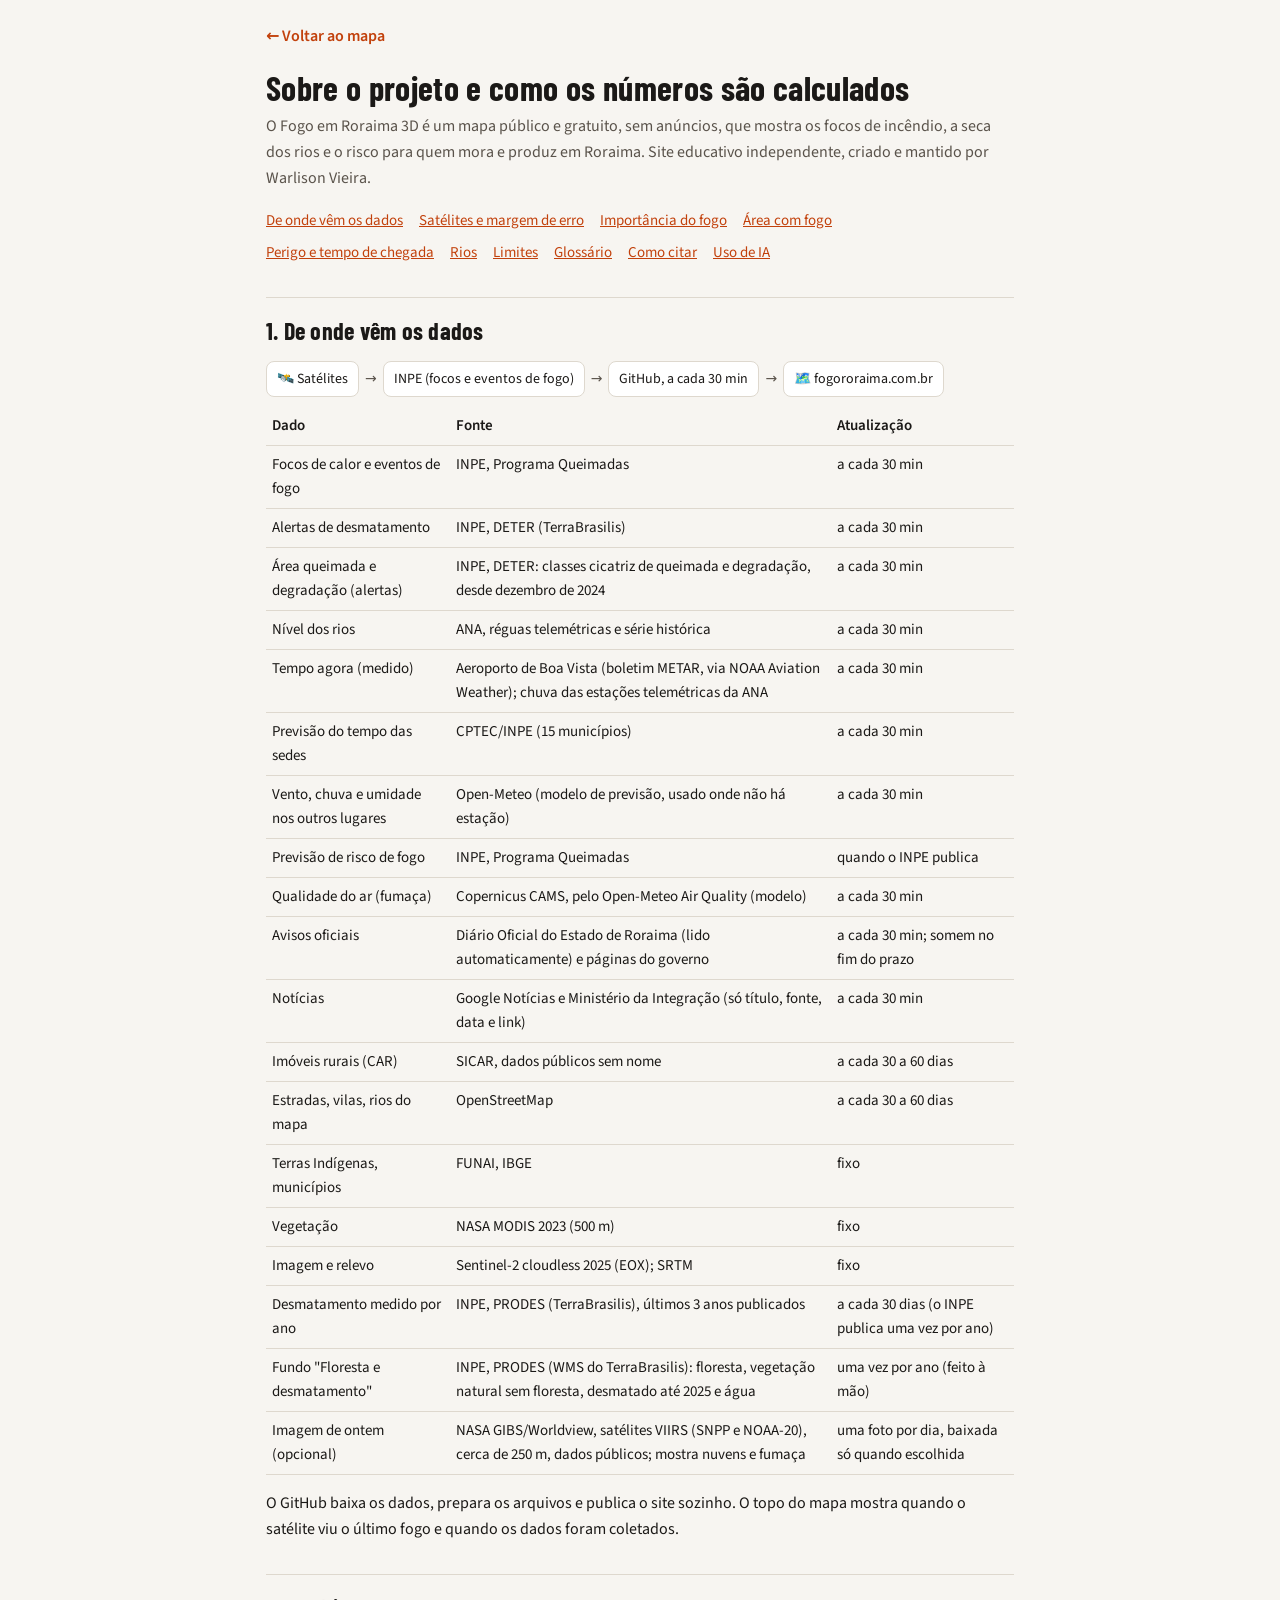
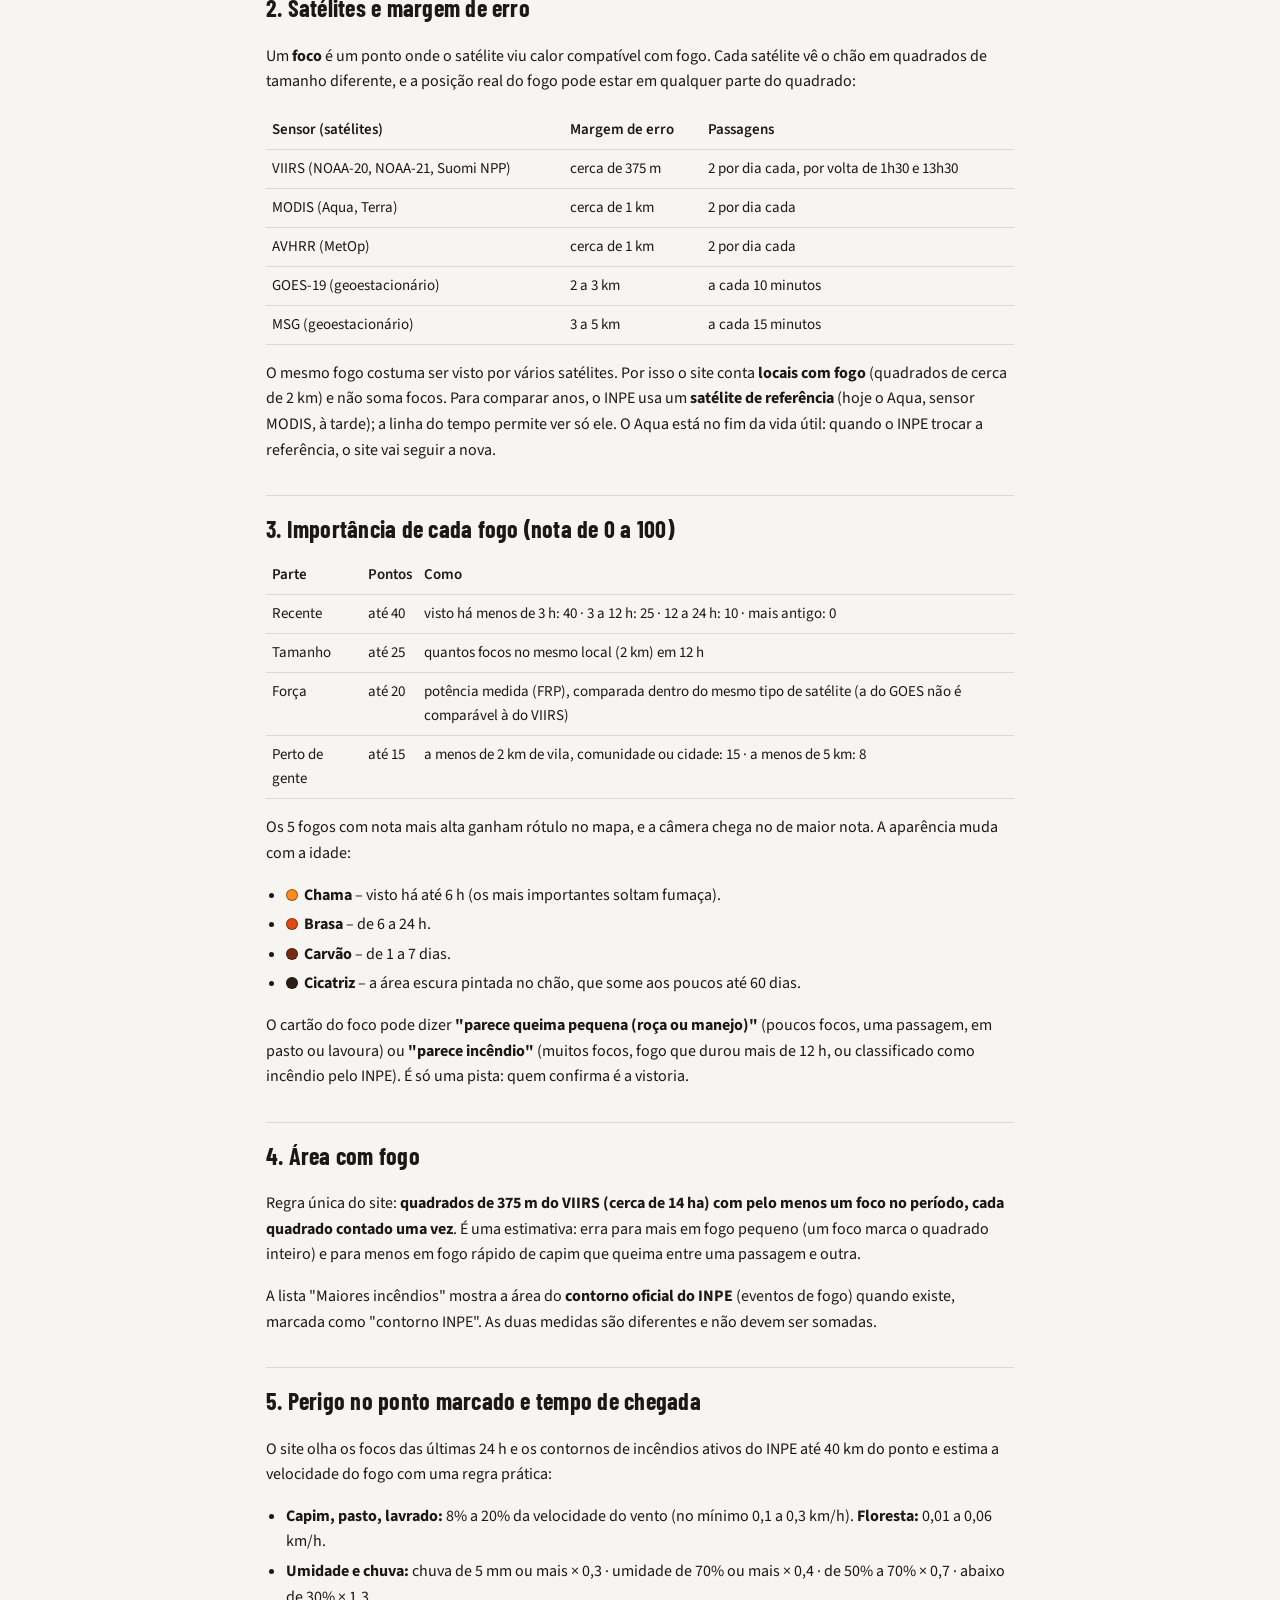
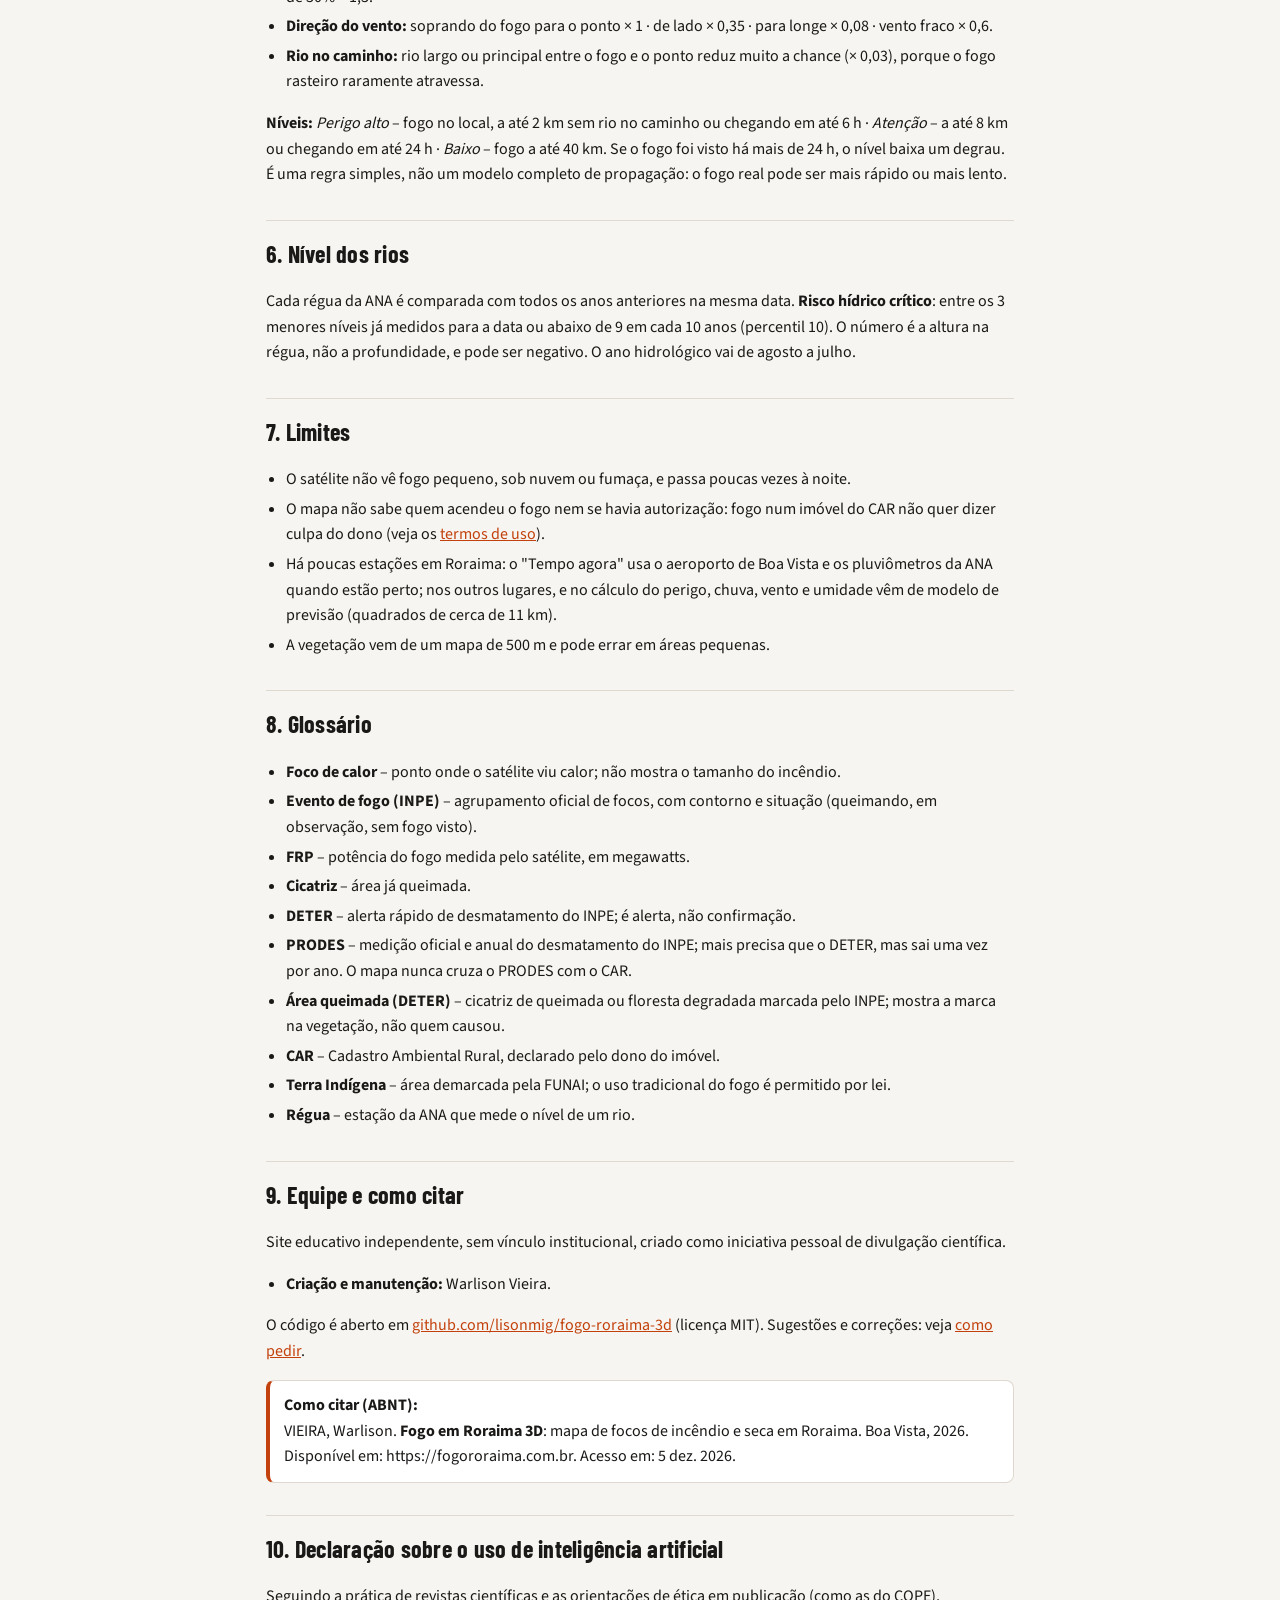
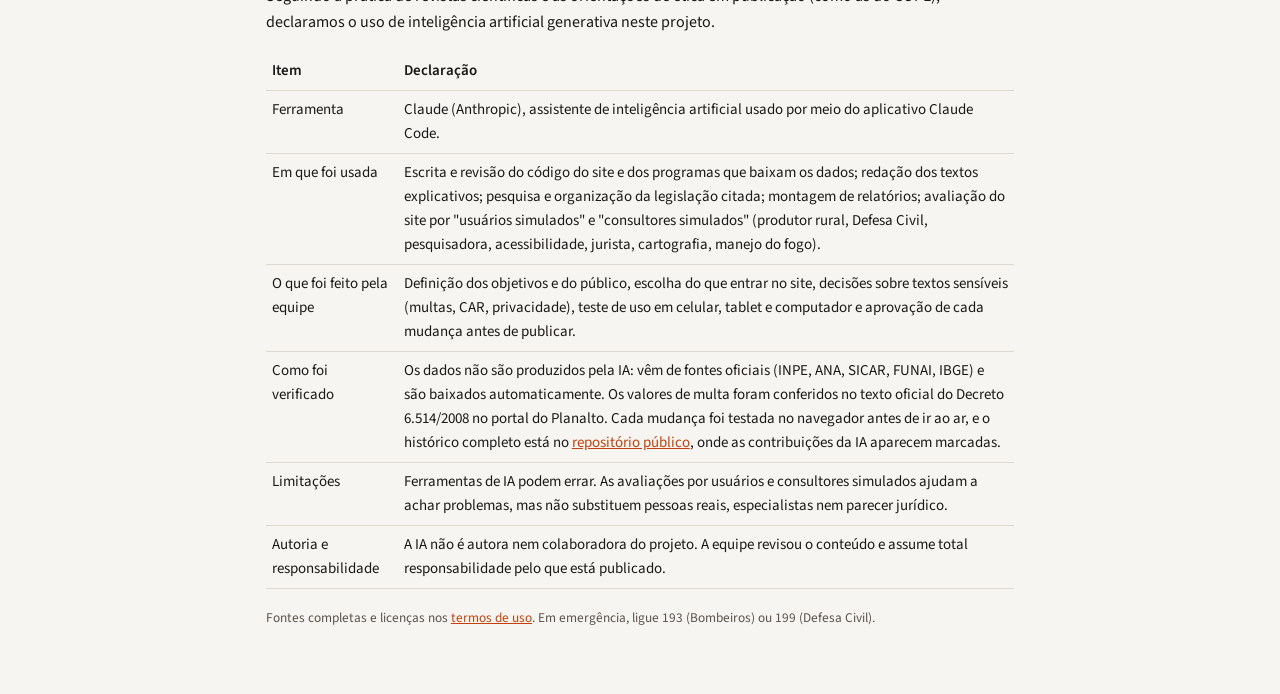
<file: docs/sobre.html>
<!doctype html>
<html lang="pt-BR">
<head>
<meta charset="utf-8">
<meta name="viewport" content="width=device-width,initial-scale=1">
<title>Sobre o projeto e metodologia – Fogo em Roraima 3D</title>
<meta name="description" content="Como o Fogo em Roraima 3D funciona: fontes de dados, satélites e margem de erro, nota de importância do fogo, área com fogo, tempo de chegada, nível dos rios, glossário e como citar.">
<link rel="canonical" href="https://fogororaima.com.br/sobre.html">
<link rel="stylesheet" href="fonts.css">
<link rel="icon" href="favicon.ico" sizes="any">
<link rel="icon" type="image/svg+xml" href="icone.svg">
<style>
:root { --bg: #f7f5f1; --ink: #1b1917; --muted: #5a534b; --line: #ded8ce; --accent: #c2410c; --card: #fff; --blue: #2b6cb0; }
@media (prefers-color-scheme: dark) { :root { --bg: #121110; --ink: #ece7df; --muted: #b3aba0; --line: #34302b; --accent: #ff7a2f; --card: #1c1a18; --blue: #6aa5e6; } }
* { box-sizing: border-box; }
body { margin: 0; background: var(--bg); color: var(--ink); font: 16px/1.6 system-ui, -apple-system, "Segoe UI", Roboto, sans-serif; }
main { max-width: 780px; margin: 0 auto; padding: 24px 16px 48px; }
a { color: var(--accent); }
.top { display: inline-block; margin-bottom: 18px; font-weight: 600; text-decoration: none; }
h1 { font-size: 28px; line-height: 1.2; margin: 0 0 6px; }
.sub { color: var(--muted); margin: 0 0 18px; }
h2 { font-size: 21px; margin: 32px 0 8px; padding-top: 14px; border-top: 1px solid var(--line); }
h3 { font-size: 17px; margin: 18px 0 4px; }
ul { padding-left: 20px; } li { margin: 4px 0; }
.box { background: var(--card); border: 1px solid var(--line); border-left: 4px solid var(--accent); border-radius: 8px; padding: 12px 14px; margin: 12px 0; }
table { width: 100%; border-collapse: collapse; font-size: 15px; margin: 8px 0; } td, th { text-align: left; padding: 7px 6px; border-bottom: 1px solid var(--line); vertical-align: top; } th { font-weight: 600; }
nav.idx { display: flex; flex-wrap: wrap; gap: 8px 16px; font-size: 15px; }
.flow { display: flex; flex-wrap: wrap; align-items: center; gap: 6px; margin: 10px 0; font-size: 14px; }
.flow span { background: var(--card); border: 1px solid var(--line); border-radius: 8px; padding: 6px 10px; }
.flow b { color: var(--muted); font-weight: 400; }
.sw { display: inline-block; width: 12px; height: 12px; border-radius: 50%; vertical-align: -1px; margin-right: 6px; border: 1px solid rgba(0,0,0,.4); }
code { background: var(--card); border: 1px solid var(--line); border-radius: 4px; padding: 1px 5px; font-size: 14px; }
small { color: var(--muted); }
body { font-family: "Source Sans 3", "Segoe UI", system-ui, sans-serif; }
h1, h2 { font-family: "Barlow Condensed", "Arial Narrow", sans-serif; font-weight: 700; letter-spacing: .01em; }
h1 { font-size: 34px; } h2 { font-size: 24px; }
code { font-family: "IBM Plex Mono", ui-monospace, monospace; }
</style>
</head>
<body>
<main>
<a class="top" href="./">← Voltar ao mapa</a>
<h1>Sobre o projeto e como os números são calculados</h1>
<p class="sub">O Fogo em Roraima 3D é um mapa público e gratuito, sem anúncios, que mostra os focos de incêndio, a seca dos rios e o risco para quem mora e produz em Roraima. Site educativo independente, criado e mantido por Warlison Vieira.</p>
<nav class="idx"><a href="#dados">De onde vêm os dados</a><a href="#satelites">Satélites e margem de erro</a><a href="#importancia">Importância do fogo</a><a href="#area">Área com fogo</a><a href="#perigo">Perigo e tempo de chegada</a><a href="#rios">Rios</a><a href="#limites">Limites</a><a href="#glossario">Glossário</a><a href="#citar">Como citar</a><a href="#ia">Uso de IA</a></nav>

<h2 id="dados">1. De onde vêm os dados</h2>
<div class="flow"><span>🛰️ Satélites</span><b>→</b><span>INPE (focos e eventos de fogo)</span><b>→</b><span>GitHub, a cada 30 min</span><b>→</b><span>🗺️ fogororaima.com.br</span></div>
<table>
<tr><th>Dado</th><th>Fonte</th><th>Atualização</th></tr>
<tr><td>Focos de calor e eventos de fogo</td><td>INPE, Programa Queimadas</td><td>a cada 30 min</td></tr>
<tr><td>Alertas de desmatamento</td><td>INPE, DETER (TerraBrasilis)</td><td>a cada 30 min</td></tr>
<tr><td>Área queimada e degradação (alertas)</td><td>INPE, DETER: classes cicatriz de queimada e degradação, desde dezembro de 2024</td><td>a cada 30 min</td></tr>
<tr><td>Nível dos rios</td><td>ANA, réguas telemétricas e série histórica</td><td>a cada 30 min</td></tr>
<tr><td>Tempo agora (medido)</td><td>Aeroporto de Boa Vista (boletim METAR, via NOAA Aviation Weather); chuva das estações telemétricas da ANA</td><td>a cada 30 min</td></tr>
<tr><td>Previsão do tempo das sedes</td><td>CPTEC/INPE (15 municípios)</td><td>a cada 30 min</td></tr>
<tr><td>Vento, chuva e umidade nos outros lugares</td><td>Open-Meteo (modelo de previsão, usado onde não há estação)</td><td>a cada 30 min</td></tr>
<tr><td>Previsão de risco de fogo</td><td>INPE, Programa Queimadas</td><td>quando o INPE publica</td></tr>
<tr><td>Qualidade do ar (fumaça)</td><td>Copernicus CAMS, pelo Open-Meteo Air Quality (modelo)</td><td>a cada 30 min</td></tr>
<tr><td>Avisos oficiais</td><td>Diário Oficial do Estado de Roraima (lido automaticamente) e páginas do governo</td><td>a cada 30 min; somem no fim do prazo</td></tr>
<tr><td>Notícias</td><td>Google Notícias e Ministério da Integração (só título, fonte, data e link)</td><td>a cada 30 min</td></tr>
<tr><td>Imóveis rurais (CAR)</td><td>SICAR, dados públicos sem nome</td><td>a cada 30 a 60 dias</td></tr>
<tr><td>Estradas, vilas, rios do mapa</td><td>OpenStreetMap</td><td>a cada 30 a 60 dias</td></tr>
<tr><td>Terras Indígenas, municípios</td><td>FUNAI, IBGE</td><td>fixo</td></tr>
<tr><td>Vegetação</td><td>NASA MODIS 2023 (500 m)</td><td>fixo</td></tr>
<tr><td>Imagem e relevo</td><td>Sentinel-2 cloudless 2025 (EOX); SRTM</td><td>fixo</td></tr>
<tr><td>Desmatamento medido por ano</td><td>INPE, PRODES (TerraBrasilis), últimos 3 anos publicados</td><td>a cada 30 dias (o INPE publica uma vez por ano)</td></tr>
<tr><td>Fundo "Floresta e desmatamento"</td><td>INPE, PRODES (WMS do TerraBrasilis): floresta, vegetação natural sem floresta, desmatado até 2025 e água</td><td>uma vez por ano (feito à mão)</td></tr>
<tr><td>Imagem de ontem (opcional)</td><td>NASA GIBS/Worldview, satélites VIIRS (SNPP e NOAA-20), cerca de 250 m, dados públicos; mostra nuvens e fumaça</td><td>uma foto por dia, baixada só quando escolhida</td></tr>
</table>
<p>O GitHub baixa os dados, prepara os arquivos e publica o site sozinho. O topo do mapa mostra quando o satélite viu o último fogo e quando os dados foram coletados.</p>

<h2 id="satelites">2. Satélites e margem de erro</h2>
<p>Um <b>foco</b> é um ponto onde o satélite viu calor compatível com fogo. Cada satélite vê o chão em quadrados de tamanho diferente, e a posição real do fogo pode estar em qualquer parte do quadrado:</p>
<table>
<tr><th>Sensor (satélites)</th><th>Margem de erro</th><th>Passagens</th></tr>
<tr><td>VIIRS (NOAA-20, NOAA-21, Suomi NPP)</td><td>cerca de 375 m</td><td>2 por dia cada, por volta de 1h30 e 13h30</td></tr>
<tr><td>MODIS (Aqua, Terra)</td><td>cerca de 1 km</td><td>2 por dia cada</td></tr>
<tr><td>AVHRR (MetOp)</td><td>cerca de 1 km</td><td>2 por dia cada</td></tr>
<tr><td>GOES-19 (geoestacionário)</td><td>2 a 3 km</td><td>a cada 10 minutos</td></tr>
<tr><td>MSG (geoestacionário)</td><td>3 a 5 km</td><td>a cada 15 minutos</td></tr>
</table>
<p>O mesmo fogo costuma ser visto por vários satélites. Por isso o site conta <b>locais com fogo</b> (quadrados de cerca de 2 km) e não soma focos. Para comparar anos, o INPE usa um <b>satélite de referência</b> (hoje o Aqua, sensor MODIS, à tarde); a linha do tempo permite ver só ele. O Aqua está no fim da vida útil: quando o INPE trocar a referência, o site vai seguir a nova.</p>

<h2 id="importancia">3. Importância de cada fogo (nota de 0 a 100)</h2>
<table>
<tr><th>Parte</th><th>Pontos</th><th>Como</th></tr>
<tr><td>Recente</td><td>até 40</td><td>visto há menos de 3 h: 40 · 3 a 12 h: 25 · 12 a 24 h: 10 · mais antigo: 0</td></tr>
<tr><td>Tamanho</td><td>até 25</td><td>quantos focos no mesmo local (2 km) em 12 h</td></tr>
<tr><td>Força</td><td>até 20</td><td>potência medida (FRP), comparada dentro do mesmo tipo de satélite (a do GOES não é comparável à do VIIRS)</td></tr>
<tr><td>Perto de gente</td><td>até 15</td><td>a menos de 2 km de vila, comunidade ou cidade: 15 · a menos de 5 km: 8</td></tr>
</table>
<p>Os 5 fogos com nota mais alta ganham rótulo no mapa, e a câmera chega no de maior nota. A aparência muda com a idade:</p>
<ul>
<li><span class="sw" style="background:#ff8a1f"></span><b>Chama</b> – visto há até 6 h (os mais importantes soltam fumaça).</li>
<li><span class="sw" style="background:#e04a12"></span><b>Brasa</b> – de 6 a 24 h.</li>
<li><span class="sw" style="background:#7a2a12"></span><b>Carvão</b> – de 1 a 7 dias.</li>
<li><span class="sw" style="background:#2b1d18"></span><b>Cicatriz</b> – a área escura pintada no chão, que some aos poucos até 60 dias.</li>
</ul>
<p>O cartão do foco pode dizer <b>"parece queima pequena (roça ou manejo)"</b> (poucos focos, uma passagem, em pasto ou lavoura) ou <b>"parece incêndio"</b> (muitos focos, fogo que durou mais de 12 h, ou classificado como incêndio pelo INPE). É só uma pista: quem confirma é a vistoria.</p>

<h2 id="area">4. Área com fogo</h2>
<p>Regra única do site: <b>quadrados de 375 m do VIIRS (cerca de 14 ha) com pelo menos um foco no período, cada quadrado contado uma vez</b>. É uma estimativa: erra para mais em fogo pequeno (um foco marca o quadrado inteiro) e para menos em fogo rápido de capim que queima entre uma passagem e outra.</p>
<p>A lista "Maiores incêndios" mostra a área do <b>contorno oficial do INPE</b> (eventos de fogo) quando existe, marcada como "contorno INPE". As duas medidas são diferentes e não devem ser somadas.</p>

<h2 id="perigo">5. Perigo no ponto marcado e tempo de chegada</h2>
<p>O site olha os focos das últimas 24 h e os contornos de incêndios ativos do INPE até 40 km do ponto e estima a velocidade do fogo com uma regra prática:</p>
<ul>
<li><b>Capim, pasto, lavrado:</b> 8% a 20% da velocidade do vento (no mínimo 0,1 a 0,3 km/h). <b>Floresta:</b> 0,01 a 0,06 km/h.</li>
<li><b>Umidade e chuva:</b> chuva de 5 mm ou mais × 0,3 · umidade de 70% ou mais × 0,4 · de 50% a 70% × 0,7 · abaixo de 30% × 1,3.</li>
<li><b>Direção do vento:</b> soprando do fogo para o ponto × 1 · de lado × 0,35 · para longe × 0,08 · vento fraco × 0,6.</li>
<li><b>Rio no caminho:</b> rio largo ou principal entre o fogo e o ponto reduz muito a chance (× 0,03), porque o fogo rasteiro raramente atravessa.</li>
</ul>
<p><b>Níveis:</b> <i>Perigo alto</i> – fogo no local, a até 2 km sem rio no caminho ou chegando em até 6 h · <i>Atenção</i> – a até 8 km ou chegando em até 24 h · <i>Baixo</i> – fogo a até 40 km. Se o fogo foi visto há mais de 24 h, o nível baixa um degrau. É uma regra simples, não um modelo completo de propagação: o fogo real pode ser mais rápido ou mais lento.</p>

<h2 id="rios">6. Nível dos rios</h2>
<p>Cada régua da ANA é comparada com todos os anos anteriores na mesma data. <b>Risco hídrico crítico</b>: entre os 3 menores níveis já medidos para a data ou abaixo de 9 em cada 10 anos (percentil 10). O número é a altura na régua, não a profundidade, e pode ser negativo. O ano hidrológico vai de agosto a julho.</p>

<h2 id="limites">7. Limites</h2>
<ul>
<li>O satélite não vê fogo pequeno, sob nuvem ou fumaça, e passa poucas vezes à noite.</li>
<li>O mapa não sabe quem acendeu o fogo nem se havia autorização: fogo num imóvel do CAR não quer dizer culpa do dono (veja os <a href="termos.html">termos de uso</a>).</li>
<li>Há poucas estações em Roraima: o "Tempo agora" usa o aeroporto de Boa Vista e os pluviômetros da ANA quando estão perto; nos outros lugares, e no cálculo do perigo, chuva, vento e umidade vêm de modelo de previsão (quadrados de cerca de 11 km).</li>
<li>A vegetação vem de um mapa de 500 m e pode errar em áreas pequenas.</li>
</ul>

<h2 id="glossario">8. Glossário</h2>
<ul>
<li><b>Foco de calor</b> – ponto onde o satélite viu calor; não mostra o tamanho do incêndio.</li>
<li><b>Evento de fogo (INPE)</b> – agrupamento oficial de focos, com contorno e situação (queimando, em observação, sem fogo visto).</li>
<li><b>FRP</b> – potência do fogo medida pelo satélite, em megawatts.</li>
<li><b>Cicatriz</b> – área já queimada.</li>
<li><b>DETER</b> – alerta rápido de desmatamento do INPE; é alerta, não confirmação.</li>
<li><b>PRODES</b> – medição oficial e anual do desmatamento do INPE; mais precisa que o DETER, mas sai uma vez por ano. O mapa nunca cruza o PRODES com o CAR.</li>
<li><b>Área queimada (DETER)</b> – cicatriz de queimada ou floresta degradada marcada pelo INPE; mostra a marca na vegetação, não quem causou.</li>
<li><b>CAR</b> – Cadastro Ambiental Rural, declarado pelo dono do imóvel.</li>
<li><b>Terra Indígena</b> – área demarcada pela FUNAI; o uso tradicional do fogo é permitido por lei.</li>
<li><b>Régua</b> – estação da ANA que mede o nível de um rio.</li>
</ul>

<h2 id="citar">9. Equipe e como citar</h2>
<p>Site educativo independente, sem vínculo institucional, criado como iniciativa pessoal de divulgação científica.</p>
<ul>
<li><b>Criação e manutenção:</b> Warlison Vieira.</li>
</ul>
<p>O código é aberto em <a href="https://github.com/lisonmig/fogo-roraima-3d" target="_blank" rel="noopener">github.com/lisonmig/fogo-roraima-3d</a> (licença MIT). Sugestões e correções: veja <a href="termos.html#contestar">como pedir</a>.</p>
<div class="box"><b>Como citar (ABNT):</b><br>VIEIRA, Warlison. <b>Fogo em Roraima 3D</b>: mapa de focos de incêndio e seca em Roraima. Boa Vista, 2026. Disponível em: https://fogororaima.com.br. Acesso em: <span id="acesso">dia mês ano</span>.</div>
<script>(function(){var m=["jan.","fev.","mar.","abr.","maio","jun.","jul.","ago.","set.","out.","nov.","dez."],d=new Date(),e=document.getElementById("acesso");if(e)e.textContent=d.getDate()+" "+m[d.getMonth()]+" "+d.getFullYear();})();</script>
<h2 id="ia">10. Declaração sobre o uso de inteligência artificial</h2>
<p>Seguindo a prática de revistas científicas e as orientações de ética em publicação (como as do COPE), declaramos o uso de inteligência artificial generativa neste projeto.</p>
<table>
<tr><th>Item</th><th>Declaração</th></tr>
<tr><td>Ferramenta</td><td>Claude (Anthropic), assistente de inteligência artificial usado por meio do aplicativo Claude Code.</td></tr>
<tr><td>Em que foi usada</td><td>Escrita e revisão do código do site e dos programas que baixam os dados; redação dos textos explicativos; pesquisa e organização da legislação citada; montagem de relatórios; avaliação do site por "usuários simulados" e "consultores simulados" (produtor rural, Defesa Civil, pesquisadora, acessibilidade, jurista, cartografia, manejo do fogo).</td></tr>
<tr><td>O que foi feito pela equipe</td><td>Definição dos objetivos e do público, escolha do que entrar no site, decisões sobre textos sensíveis (multas, CAR, privacidade), teste de uso em celular, tablet e computador e aprovação de cada mudança antes de publicar.</td></tr>
<tr><td>Como foi verificado</td><td>Os dados não são produzidos pela IA: vêm de fontes oficiais (INPE, ANA, SICAR, FUNAI, IBGE) e são baixados automaticamente. Os valores de multa foram conferidos no texto oficial do Decreto 6.514/2008 no portal do Planalto. Cada mudança foi testada no navegador antes de ir ao ar, e o histórico completo está no <a href="https://github.com/lisonmig/fogo-roraima-3d/commits/main" target="_blank" rel="noopener">repositório público</a>, onde as contribuições da IA aparecem marcadas.</td></tr>
<tr><td>Limitações</td><td>Ferramentas de IA podem errar. As avaliações por usuários e consultores simulados ajudam a achar problemas, mas não substituem pessoas reais, especialistas nem parecer jurídico.</td></tr>
<tr><td>Autoria e responsabilidade</td><td>A IA não é autora nem colaboradora do projeto. A equipe revisou o conteúdo e assume total responsabilidade pelo que está publicado.</td></tr>
</table>
<p><small>Fontes completas e licenças nos <a href="termos.html#fontes">termos de uso</a>. Em emergência, ligue 193 (Bombeiros) ou 199 (Defesa Civil).</small></p>
</main>
</body>
</html>
</file>
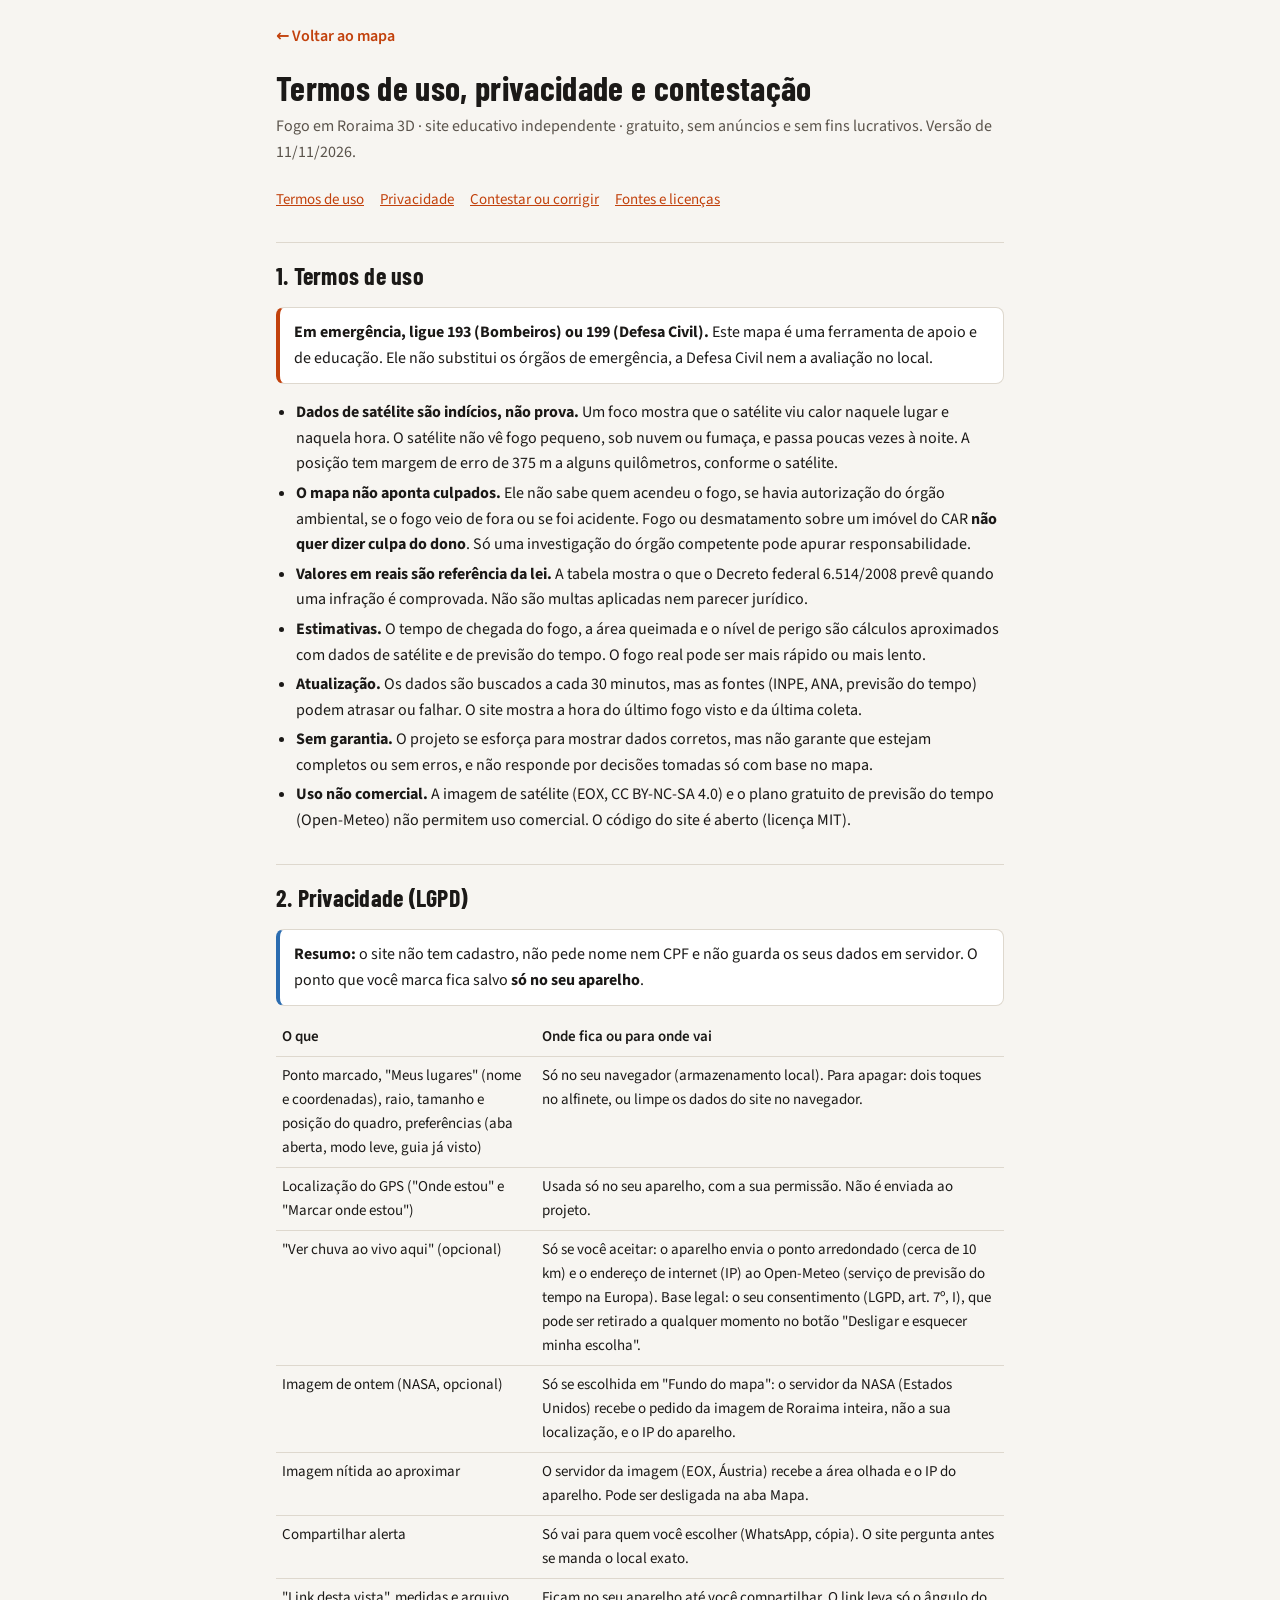
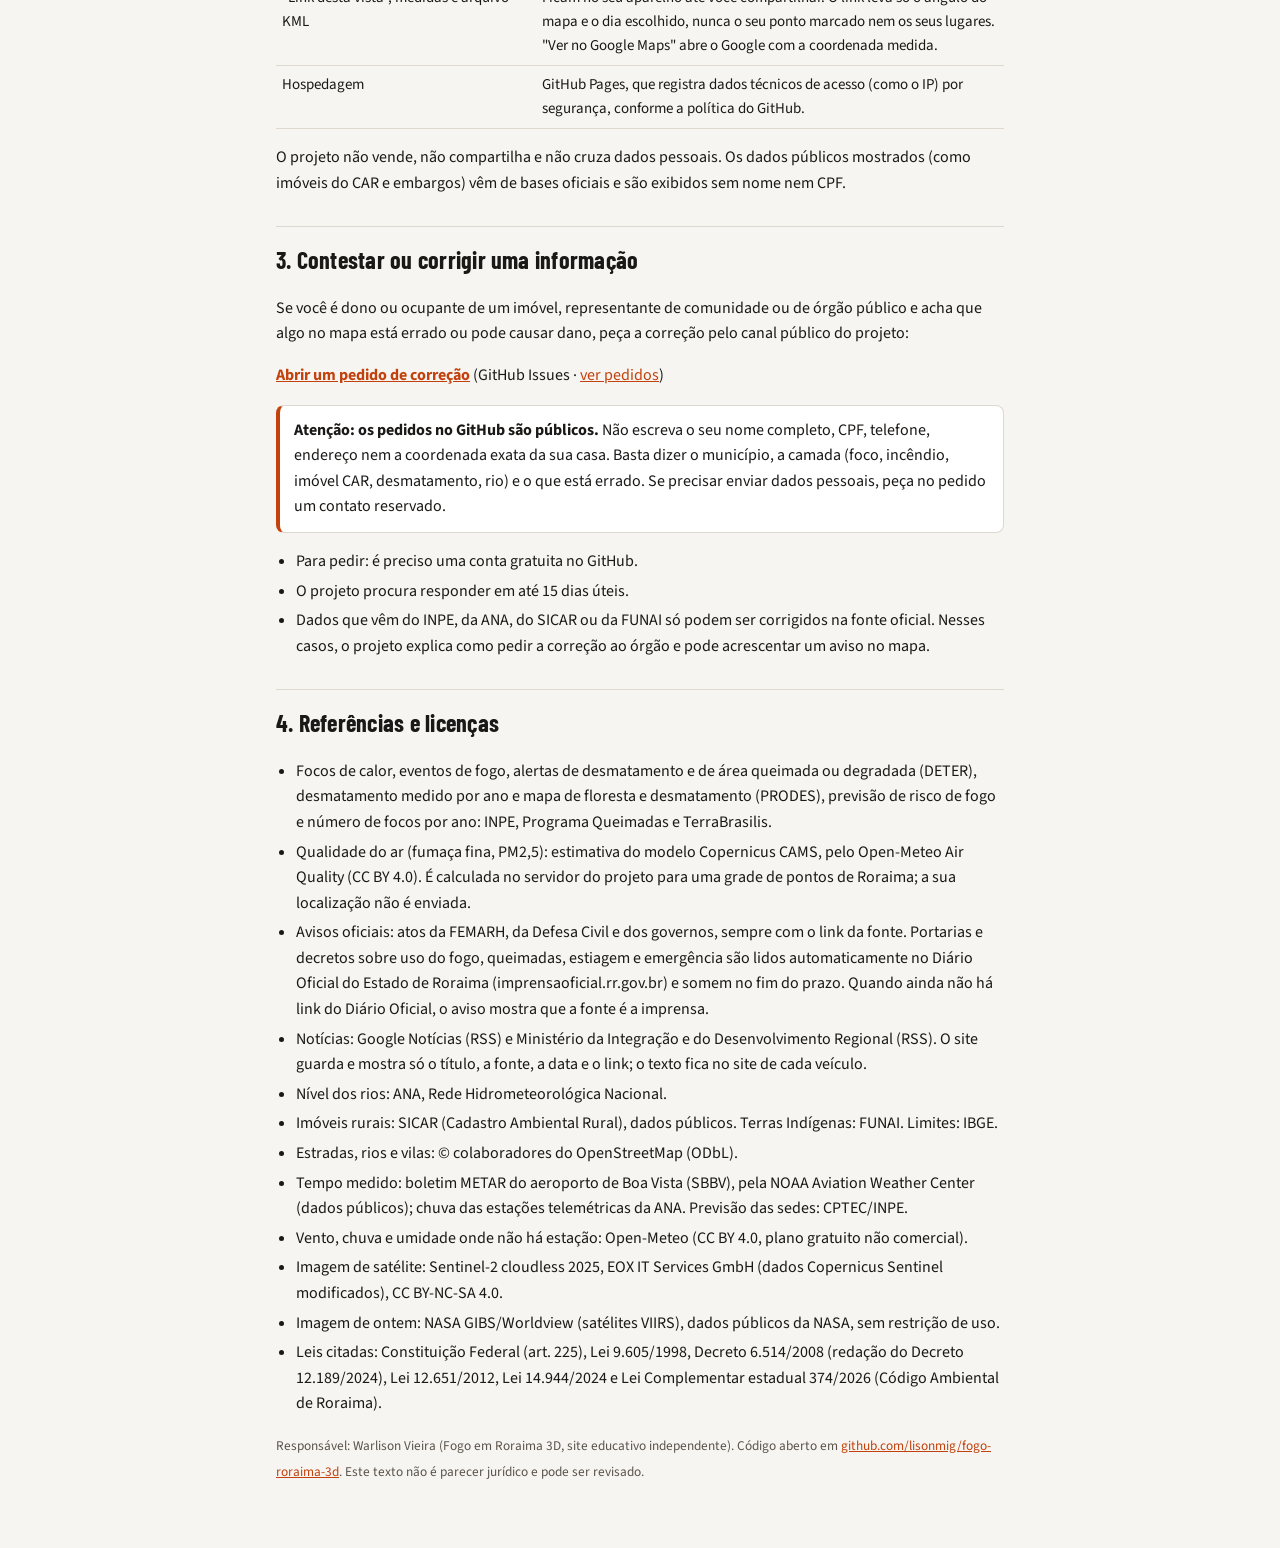
<file: docs/termos.html>
<!doctype html>
<html lang="pt-BR">
<head>
<meta charset="utf-8">
<meta name="viewport" content="width=device-width,initial-scale=1">
<title>Termos de uso, privacidade e contestação – Fogo em Roraima 3D</title>
<meta name="description" content="Termos de uso, política de privacidade (LGPD) e canal de contestação do Fogo em Roraima 3D, site educativo independente.">
<link rel="canonical" href="https://fogororaima.com.br/termos.html">
<link rel="stylesheet" href="fonts.css">
<link rel="icon" href="favicon.ico" sizes="any">
<link rel="icon" type="image/svg+xml" href="icone.svg">
<style>
:root { --bg: #f7f5f1; --ink: #1b1917; --muted: #5a534b; --line: #ded8ce; --accent: #c2410c; --card: #fff; }
@media (prefers-color-scheme: dark) { :root { --bg: #121110; --ink: #ece7df; --muted: #b3aba0; --line: #34302b; --accent: #ff7a2f; --card: #1c1a18; } }
* { box-sizing: border-box; }
body { margin: 0; background: var(--bg); color: var(--ink); font: 16px/1.6 system-ui, -apple-system, "Segoe UI", Roboto, sans-serif; }
main { max-width: 760px; margin: 0 auto; padding: 24px 16px 48px; }
a { color: var(--accent); }
.top { display: inline-block; margin-bottom: 18px; font-weight: 600; text-decoration: none; }
h1 { font-size: 28px; line-height: 1.2; margin: 0 0 6px; }
.sub { color: var(--muted); margin: 0 0 22px; }
h2 { font-size: 20px; margin: 30px 0 8px; padding-top: 14px; border-top: 1px solid var(--line); }
ul { padding-left: 20px; } li { margin: 4px 0; }
.box { background: var(--card); border: 1px solid var(--line); border-left: 4px solid var(--accent); border-radius: 8px; padding: 12px 14px; margin: 12px 0; }
.box.blue { border-left-color: #2b6cb0; }
table { width: 100%; border-collapse: collapse; font-size: 15px; } td, th { text-align: left; padding: 7px 6px; border-bottom: 1px solid var(--line); vertical-align: top; } th { font-weight: 600; }
nav.idx { display: flex; flex-wrap: wrap; gap: 8px 16px; font-size: 15px; }
small { color: var(--muted); }
body { font-family: "Source Sans 3", "Segoe UI", system-ui, sans-serif; }
h1, h2 { font-family: "Barlow Condensed", "Arial Narrow", sans-serif; font-weight: 700; letter-spacing: .01em; }
h1 { font-size: 34px; } h2 { font-size: 24px; }
code { font-family: "IBM Plex Mono", ui-monospace, monospace; }
</style>
</head>
<body>
<main>
<a class="top" href="./">← Voltar ao mapa</a>
<h1>Termos de uso, privacidade e contestação</h1>
<p class="sub">Fogo em Roraima 3D · site educativo independente · gratuito, sem anúncios e sem fins lucrativos. Versão de 11/11/2026.</p>
<nav class="idx"><a href="#uso">Termos de uso</a><a href="#privacidade">Privacidade</a><a href="#contestar">Contestar ou corrigir</a><a href="#fontes">Fontes e licenças</a></nav>

<h2 id="uso">1. Termos de uso</h2>
<div class="box"><b>Em emergência, ligue 193 (Bombeiros) ou 199 (Defesa Civil).</b> Este mapa é uma ferramenta de apoio e de educação. Ele não substitui os órgãos de emergência, a Defesa Civil nem a avaliação no local.</div>
<ul>
<li><b>Dados de satélite são indícios, não prova.</b> Um foco mostra que o satélite viu calor naquele lugar e naquela hora. O satélite não vê fogo pequeno, sob nuvem ou fumaça, e passa poucas vezes à noite. A posição tem margem de erro de 375 m a alguns quilômetros, conforme o satélite.</li>
<li><b>O mapa não aponta culpados.</b> Ele não sabe quem acendeu o fogo, se havia autorização do órgão ambiental, se o fogo veio de fora ou se foi acidente. Fogo ou desmatamento sobre um imóvel do CAR <b>não quer dizer culpa do dono</b>. Só uma investigação do órgão competente pode apurar responsabilidade.</li>
<li><b>Valores em reais são referência da lei.</b> A tabela mostra o que o Decreto federal 6.514/2008 prevê quando uma infração é comprovada. Não são multas aplicadas nem parecer jurídico.</li>
<li><b>Estimativas.</b> O tempo de chegada do fogo, a área queimada e o nível de perigo são cálculos aproximados com dados de satélite e de previsão do tempo. O fogo real pode ser mais rápido ou mais lento.</li>
<li><b>Atualização.</b> Os dados são buscados a cada 30 minutos, mas as fontes (INPE, ANA, previsão do tempo) podem atrasar ou falhar. O site mostra a hora do último fogo visto e da última coleta.</li>
<li><b>Sem garantia.</b> O projeto se esforça para mostrar dados corretos, mas não garante que estejam completos ou sem erros, e não responde por decisões tomadas só com base no mapa.</li>
<li><b>Uso não comercial.</b> A imagem de satélite (EOX, CC BY-NC-SA 4.0) e o plano gratuito de previsão do tempo (Open-Meteo) não permitem uso comercial. O código do site é aberto (licença MIT).</li>
</ul>

<h2 id="privacidade">2. Privacidade (LGPD)</h2>
<div class="box blue"><b>Resumo:</b> o site não tem cadastro, não pede nome nem CPF e não guarda os seus dados em servidor. O ponto que você marca fica salvo <b>só no seu aparelho</b>.</div>
<table>
<tr><th>O que</th><th>Onde fica ou para onde vai</th></tr>
<tr><td>Ponto marcado, "Meus lugares" (nome e coordenadas), raio, tamanho e posição do quadro, preferências (aba aberta, modo leve, guia já visto)</td><td>Só no seu navegador (armazenamento local). Para apagar: dois toques no alfinete, ou limpe os dados do site no navegador.</td></tr>
<tr><td>Localização do GPS ("Onde estou" e "Marcar onde estou")</td><td>Usada só no seu aparelho, com a sua permissão. Não é enviada ao projeto.</td></tr>
<tr><td>"Ver chuva ao vivo aqui" (opcional)</td><td>Só se você aceitar: o aparelho envia o ponto arredondado (cerca de 10 km) e o endereço de internet (IP) ao Open-Meteo (serviço de previsão do tempo na Europa). Base legal: o seu consentimento (LGPD, art. 7º, I), que pode ser retirado a qualquer momento no botão "Desligar e esquecer minha escolha".</td></tr>
<tr><td>Imagem de ontem (NASA, opcional)</td><td>Só se escolhida em "Fundo do mapa": o servidor da NASA (Estados Unidos) recebe o pedido da imagem de Roraima inteira, não a sua localização, e o IP do aparelho.</td></tr>
<tr><td>Imagem nítida ao aproximar</td><td>O servidor da imagem (EOX, Áustria) recebe a área olhada e o IP do aparelho. Pode ser desligada na aba Mapa.</td></tr>
<tr><td>Compartilhar alerta</td><td>Só vai para quem você escolher (WhatsApp, cópia). O site pergunta antes se manda o local exato.</td></tr>
<tr><td>"Link desta vista", medidas e arquivo KML</td><td>Ficam no seu aparelho até você compartilhar. O link leva só o ângulo do mapa e o dia escolhido, nunca o seu ponto marcado nem os seus lugares. "Ver no Google Maps" abre o Google com a coordenada medida.</td></tr>
<tr><td>Hospedagem</td><td>GitHub Pages, que registra dados técnicos de acesso (como o IP) por segurança, conforme a política do GitHub.</td></tr>
</table>
<p>O projeto não vende, não compartilha e não cruza dados pessoais. Os dados públicos mostrados (como imóveis do CAR e embargos) vêm de bases oficiais e são exibidos sem nome nem CPF.</p>

<h2 id="contestar">3. Contestar ou corrigir uma informação</h2>
<p>Se você é dono ou ocupante de um imóvel, representante de comunidade ou de órgão público e acha que algo no mapa está errado ou pode causar dano, peça a correção pelo canal público do projeto:</p>
<p><a href="https://github.com/lisonmig/fogo-roraima-3d/issues/new?template=contestacao.md" target="_blank" rel="noopener"><b>Abrir um pedido de correção</b></a> (GitHub Issues · <a href="https://github.com/lisonmig/fogo-roraima-3d/issues" target="_blank" rel="noopener">ver pedidos</a>)</p>
<div class="box"><b>Atenção: os pedidos no GitHub são públicos.</b> Não escreva o seu nome completo, CPF, telefone, endereço nem a coordenada exata da sua casa. Basta dizer o município, a camada (foco, incêndio, imóvel CAR, desmatamento, rio) e o que está errado. Se precisar enviar dados pessoais, peça no pedido um contato reservado.</div>
<ul>
<li>Para pedir: é preciso uma conta gratuita no GitHub.</li>
<li>O projeto procura responder em até 15 dias úteis.</li>
<li>Dados que vêm do INPE, da ANA, do SICAR ou da FUNAI só podem ser corrigidos na fonte oficial. Nesses casos, o projeto explica como pedir a correção ao órgão e pode acrescentar um aviso no mapa.</li>
</ul>

<h2 id="fontes">4. Referências e licenças</h2>
<ul>
<li>Focos de calor, eventos de fogo, alertas de desmatamento e de área queimada ou degradada (DETER), desmatamento medido por ano e mapa de floresta e desmatamento (PRODES), previsão de risco de fogo e número de focos por ano: INPE, Programa Queimadas e TerraBrasilis.</li>
<li>Qualidade do ar (fumaça fina, PM2,5): estimativa do modelo Copernicus CAMS, pelo Open-Meteo Air Quality (CC BY 4.0). É calculada no servidor do projeto para uma grade de pontos de Roraima; a sua localização não é enviada.</li>
<li>Avisos oficiais: atos da FEMARH, da Defesa Civil e dos governos, sempre com o link da fonte. Portarias e decretos sobre uso do fogo, queimadas, estiagem e emergência são lidos automaticamente no Diário Oficial do Estado de Roraima (imprensaoficial.rr.gov.br) e somem no fim do prazo. Quando ainda não há link do Diário Oficial, o aviso mostra que a fonte é a imprensa.</li>
<li>Notícias: Google Notícias (RSS) e Ministério da Integração e do Desenvolvimento Regional (RSS). O site guarda e mostra só o título, a fonte, a data e o link; o texto fica no site de cada veículo.</li>
<li>Nível dos rios: ANA, Rede Hidrometeorológica Nacional.</li>
<li>Imóveis rurais: SICAR (Cadastro Ambiental Rural), dados públicos. Terras Indígenas: FUNAI. Limites: IBGE.</li>
<li>Estradas, rios e vilas: © colaboradores do OpenStreetMap (ODbL).</li>
<li>Tempo medido: boletim METAR do aeroporto de Boa Vista (SBBV), pela NOAA Aviation Weather Center (dados públicos); chuva das estações telemétricas da ANA. Previsão das sedes: CPTEC/INPE.</li>
<li>Vento, chuva e umidade onde não há estação: Open-Meteo (CC BY 4.0, plano gratuito não comercial).</li>
<li>Imagem de satélite: Sentinel-2 cloudless 2025, EOX IT Services GmbH (dados Copernicus Sentinel modificados), CC BY-NC-SA 4.0.</li>
<li>Imagem de ontem: NASA GIBS/Worldview (satélites VIIRS), dados públicos da NASA, sem restrição de uso.</li>
<li>Leis citadas: Constituição Federal (art. 225), Lei 9.605/1998, Decreto 6.514/2008 (redação do Decreto 12.189/2024), Lei 12.651/2012, Lei 14.944/2024 e Lei Complementar estadual 374/2026 (Código Ambiental de Roraima).</li>
</ul>
<p><small>Responsável: Warlison Vieira (Fogo em Roraima 3D, site educativo independente). Código aberto em <a href="https://github.com/lisonmig/fogo-roraima-3d" target="_blank" rel="noopener">github.com/lisonmig/fogo-roraima-3d</a>. Este texto não é parecer jurídico e pode ser revisado.</small></p>
</main>
</body>
</html>
</file>
<file: docs/fonts.css>
/* Fontes servidas pelo próprio site (antes vinham do Google Fonts), só o subconjunto latino */
@font-face {
  font-family: 'Barlow Condensed';
  font-style: normal;
  font-weight: 600;
  font-display: swap;
  src: url(fonts/BarlowCondensed-600.woff2) format('woff2');
  unicode-range: U+0000-00FF, U+0131, U+0152-0153, U+02BB-02BC, U+02C6, U+02DA, U+02DC, U+0304, U+0308, U+0329, U+2000-206F, U+20AC, U+2122, U+2191, U+2193, U+2212, U+2215, U+FEFF, U+FFFD;
}
@font-face {
  font-family: 'Barlow Condensed';
  font-style: normal;
  font-weight: 700;
  font-display: swap;
  src: url(fonts/BarlowCondensed-700.woff2) format('woff2');
  unicode-range: U+0000-00FF, U+0131, U+0152-0153, U+02BB-02BC, U+02C6, U+02DA, U+02DC, U+0304, U+0308, U+0329, U+2000-206F, U+20AC, U+2122, U+2191, U+2193, U+2212, U+2215, U+FEFF, U+FFFD;
}
@font-face {
  font-family: 'IBM Plex Mono';
  font-style: normal;
  font-weight: 400;
  font-display: swap;
  src: url(fonts/IBMPlexMono-400.woff2) format('woff2');
  unicode-range: U+0000-00FF, U+0131, U+0152-0153, U+02BB-02BC, U+02C6, U+02DA, U+02DC, U+0304, U+0308, U+0329, U+2000-206F, U+20AC, U+2122, U+2191, U+2193, U+2212, U+2215, U+FEFF, U+FFFD;
}
@font-face {
  font-family: 'IBM Plex Mono';
  font-style: normal;
  font-weight: 500 600;
  font-display: swap;
  src: url(fonts/IBMPlexMono-500.woff2) format('woff2');
  unicode-range: U+0000-00FF, U+0131, U+0152-0153, U+02BB-02BC, U+02C6, U+02DA, U+02DC, U+0304, U+0308, U+0329, U+2000-206F, U+20AC, U+2122, U+2191, U+2193, U+2212, U+2215, U+FEFF, U+FFFD;
}
@font-face {
  font-family: 'Source Sans 3';
  font-style: normal;
  font-weight: 400;
  font-display: swap;
  src: url(fonts/SourceSans3-400.woff2) format('woff2');
  unicode-range: U+0000-00FF, U+0131, U+0152-0153, U+02BB-02BC, U+02C6, U+02DA, U+02DC, U+0304, U+0308, U+0329, U+2000-206F, U+20AC, U+2122, U+2191, U+2193, U+2212, U+2215, U+FEFF, U+FFFD;
}
@font-face {
  font-family: 'Source Sans 3';
  font-style: normal;
  font-weight: 600 700;
  font-display: swap;
  src: url(fonts/SourceSans3-600.woff2) format('woff2');
  unicode-range: U+0000-00FF, U+0131, U+0152-0153, U+02BB-02BC, U+02C6, U+02DA, U+02DC, U+0304, U+0308, U+0329, U+2000-206F, U+20AC, U+2122, U+2191, U+2193, U+2212, U+2215, U+FEFF, U+FFFD;
}
</file>
